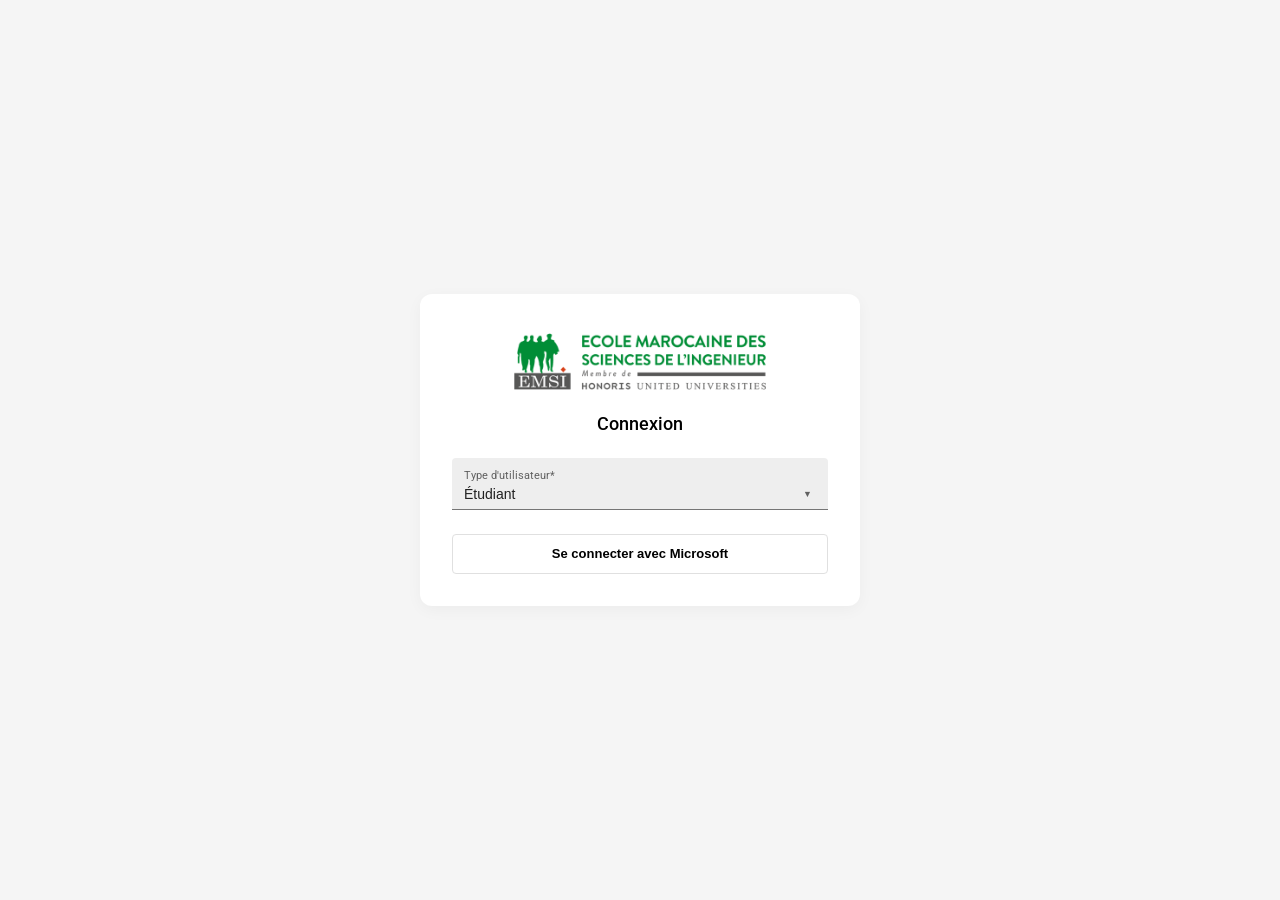
<file: index.html>
<!DOCTYPE html>
<html lang="fr">
<head>
    <meta charset="UTF-8">
    <meta name="viewport" content="width=device-width, initial-scale=1.0">
    <title>Connexion</title>
    <link href="https://fonts.googleapis.com/css2?family=Roboto:wght@300;400;500;700&display=swap" rel="stylesheet">
    <link rel="stylesheet" href="style.css">
</head>
<body>
    <div class="login-container">
        <div class="login-card">
            <div class="logo-container">
                <img src="logo.png" alt="EMSI Logo" class="logo">
            </div>
            
            <h1 class="title">Connexion</h1>
            
            <div class="input-group" onclick="document.getElementById('user-type').click()">
                <label for="user-type" class="floating-label">Type d'utilisateur*</label>
                <div class="select-wrapper">
                    <select id="user-type" class="form-select">
                        <option value="etudiant" selected>Étudiant</option>
                        <option value="tuteur">Tuteur</option>
                    </select>
                </div>
            </div>
            
            <!-- Student Connect Button -->
            <button id="btn-ms-login" class="btn-microsoft" onclick="window.location.href='microsoft_login.html'">
                Se connecter avec Microsoft
            </button>

            <!-- Tutor Connect Fields (Hidden by default) -->
            <div id="tutor-fields" style="display: none; width: 100%;">
                <div class="input-group">
                    <label for="matricule" class="floating-label">Matricule*</label>
                    <input type="text" id="matricule" class="form-input" required autocomplete="off">
                </div>
                
                <div class="input-group">
                    <label for="tutor-password" class="floating-label">Mot de passe*</label>
                    <input type="password" id="tutor-password" class="form-input" required>
                </div>

                <button id="btn-tutor-submit" class="btn-connect" onclick="doTutorLogin()">
                    Se connecter
                </button>

                <div class="forgot-password-container">
                    <a href="#" class="forgot-link">Mot de passe oublié ?</a>
                </div>
            </div>
        </div>
    </div>

    <script>
        const userTypeSelect = document.getElementById('user-type');
        const msLoginBtn = document.getElementById('btn-ms-login');
        const tutorFields = document.getElementById('tutor-fields');
        const matriculeInput = document.getElementById('matricule');
        const passwordInput = document.getElementById('tutor-password');
        const tutorSubmitBtn = document.getElementById('btn-tutor-submit');

        // Toggle fields based on user type selection
        userTypeSelect.addEventListener('change', () => {
            if (userTypeSelect.value === 'etudiant') {
                msLoginBtn.style.display = 'block';
                tutorFields.style.display = 'none';
            } else {
                msLoginBtn.style.display = 'none';
                tutorFields.style.display = 'block';
                matriculeInput.focus();
            }
        });

        // Toggle button styling based on input completion
        function updateButtonState() {
            if (matriculeInput.value.trim() !== '' && passwordInput.value.trim() !== '') {
                tutorSubmitBtn.classList.add('active');
            } else {
                tutorSubmitBtn.classList.remove('active');
            }
        }

        matriculeInput.addEventListener('input', updateButtonState);
        passwordInput.addEventListener('input', updateButtonState);

        // Perform Tutor login
        function doTutorLogin() {
            const matricule = matriculeInput.value.trim();
            const password = passwordInput.value.trim();
            if (matricule === '' || password === '') {
                return;
            }
            // Save to localStorage as a Tutor profile
            localStorage.setItem('userEmail', `Tuteur.${matricule}@emsi-edu.ma`);
            window.location.href = 'dashboard.html';
        }
    </script>
</body>
</html>
</file>
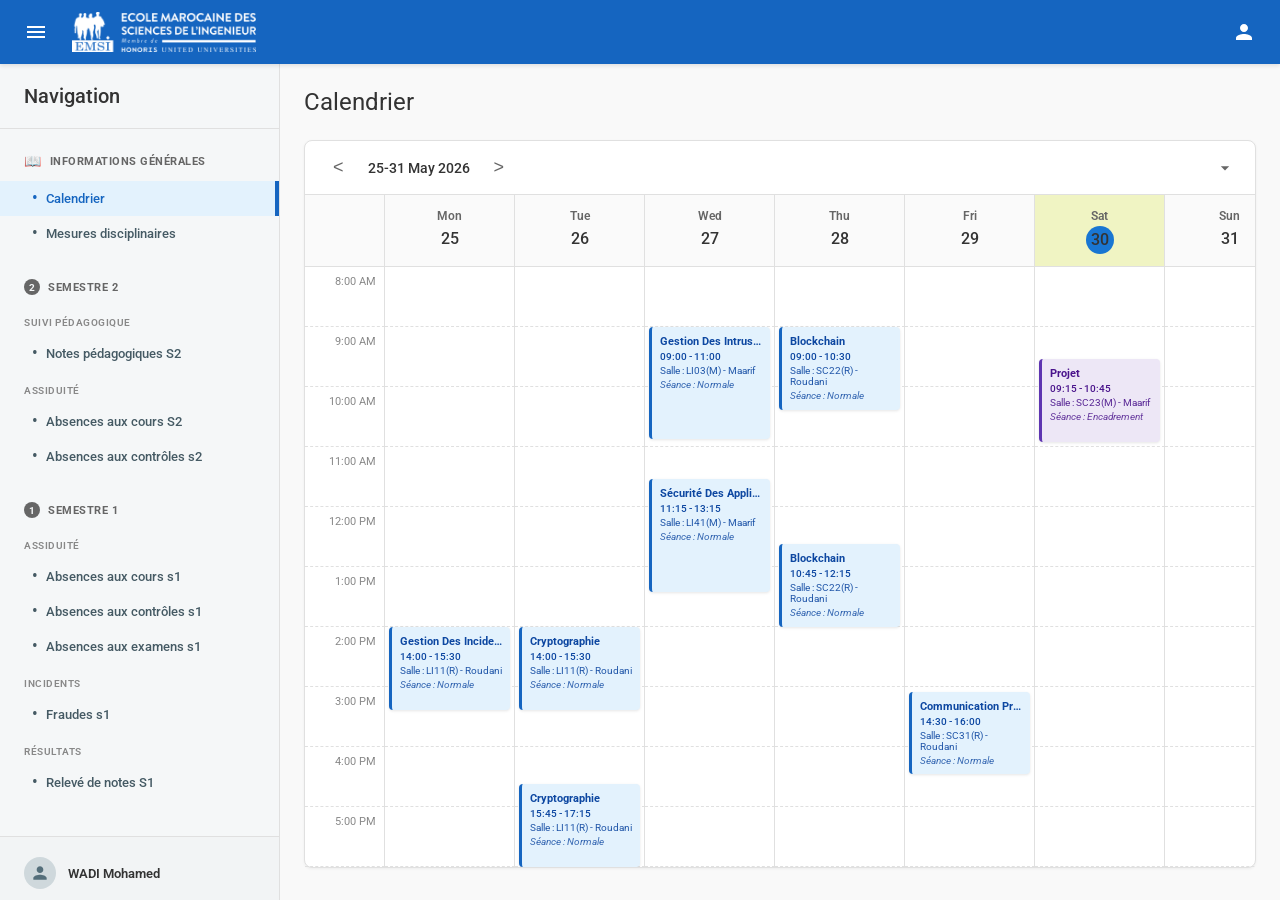
<file: dashboard.html>
<!DOCTYPE html>
<html lang="fr">
<head>
    <meta charset="UTF-8">
    <meta name="viewport" content="width=device-width, initial-scale=1.0">
    <title>CampuSphere Cloud Student Portal</title>
    <link href="https://fonts.googleapis.com/css2?family=Roboto:wght@300;400;500;700&display=swap" rel="stylesheet">
    <link rel="stylesheet" href="dashboard.css">
</head>
<body>
    <!-- Top Header -->
    <header class="top-header">
        <div class="header-left">
            <button class="menu-toggle" id="menuToggle">
                <svg viewBox="0 0 24 24" width="24" height="24">
                    <path fill="currentColor" d="M3 18h18v-2H3v2zm0-5h18v-2H3v2zm0-7v2h18V6H3z"/>
                </svg>
            </button>
            <div class="logo-container">
                <img src="app_logo_emsi.png" alt="EMSI Logo" class="header-logo">
            </div>
        </div>
        <div class="header-right">
            <button class="profile-btn">
                <svg viewBox="0 0 24 24" width="24" height="24">
                    <path fill="currentColor" d="M12 12c2.21 0 4-1.79 4-4s-1.79-4-4-4-4 1.79-4 4 1.79 4 4 4zm0 2c-2.67 0-8 1.34-8 4v2h16v-2c0-2.66-5.33-4-8-4z"/>
                </svg>
            </button>
        </div>
    </header>

    <div class="app-layout">
        <!-- Sidebar Navigation -->
        <aside class="sidebar" id="sidebar">
            <h2 class="sidebar-title">Navigation</h2>
            
            <nav class="sidebar-nav">
                <!-- SECTION 1 -->
                <div class="nav-section">
                    <div class="section-header">
                        <span class="icon">📖</span>
                        <span>INFORMATIONS GÉNÉRALES</span>
                    </div>
                    <ul class="section-menu">
                        <li>
                            <a href="#" class="menu-item active" data-target="calendrier">
                                <span class="bullet">•</span> Calendrier
                            </a>
                        </li>
                        <li>
                            <a href="#" class="menu-item" data-target="mesures">
                                <span class="bullet">•</span> Mesures disciplinaires
                            </a>
                        </li>
                    </ul>
                </div>

                <!-- SECTION 2 -->
                <div class="nav-section">
                    <div class="section-header">
                        <span class="badge">2</span>
                        <span>SEMESTRE 2</span>
                    </div>
                    
                    <div class="section-subsection">
                        <span class="subsection-title">SUIVI PÉDAGOGIQUE</span>
                        <ul class="section-menu">
                            <li>
                                <a href="#" class="menu-item" data-target="notes-s2">
                                    <span class="bullet">•</span> Notes pédagogiques S2
                                </a>
                            </li>
                        </ul>
                    </div>

                    <div class="section-subsection">
                        <span class="subsection-title">ASSIDUITÉ</span>
                        <ul class="section-menu">
                            <li>
                                <a href="#" class="menu-item" data-target="absences-cours-s2">
                                    <span class="bullet">•</span> Absences aux cours S2
                                </a>
                            </li>
                            <li>
                                <a href="#" class="menu-item" data-target="absences-controles-s2">
                                    <span class="bullet">•</span> Absences aux contrôles s2
                                </a>
                            </li>
                        </ul>
                    </div>
                </div>

                <!-- SECTION 3 -->
                <div class="nav-section">
                    <div class="section-header">
                        <span class="badge">1</span>
                        <span>SEMESTRE 1</span>
                    </div>

                    <div class="section-subsection">
                        <span class="subsection-title">ASSIDUITÉ</span>
                        <ul class="section-menu">
                            <li>
                                <a href="#" class="menu-item" data-target="absences-cours-s1">
                                    <span class="bullet">•</span> Absences aux cours s1
                                </a>
                            </li>
                            <li>
                                <a href="#" class="menu-item" data-target="absences-controles-s1">
                                    <span class="bullet">•</span> Absences aux contrôles s1
                                </a>
                            </li>
                            <li>
                                <a href="#" class="menu-item" data-target="absences-examens-s1">
                                    <span class="bullet">•</span> Absences aux examens s1
                                </a>
                            </li>
                        </ul>
                    </div>

                    <div class="section-subsection">
                        <span class="subsection-title">INCIDENTS</span>
                        <ul class="section-menu">
                            <li>
                                <a href="#" class="menu-item" data-target="fraudes-s1">
                                    <span class="bullet">•</span> Fraudes s1
                                </a>
                            </li>
                        </ul>
                    </div>

                    <div class="section-subsection">
                        <span class="subsection-title">RÉSULTATS</span>
                        <ul class="section-menu">
                            <li>
                                <a href="#" class="menu-item" data-target="notes-s1">
                                    <span class="bullet">•</span> Relevé de notes S1
                                </a>
                            </li>
                        </ul>
                    </div>
                </div>
            </nav>

            <!-- Sidebar Footer User Profile -->
            <div class="sidebar-footer">
                <div class="user-profile">
                    <div class="user-avatar">
                        <svg viewBox="0 0 24 24" width="20" height="20">
                            <path fill="currentColor" d="M12 12c2.21 0 4-1.79 4-4s-1.79-4-4-4-4 1.79-4 4 1.79 4 4 4zm0 2c-2.67 0-8 1.34-8 4v2h16v-2c0-2.66-5.33-4-8-4z"/>
                        </svg>
                    </div>
                    <span class="user-name" id="userName">WADI Mohamed</span>

                </div>
                <a href="index.html" class="logout-btn">
                    <svg viewBox="0 0 24 24" width="20" height="20">
                        <path fill="currentColor" d="M10.09 15.59L11.5 17l5-5-5-5-1.41 1.41L12.67 11H3v2h9.67l-2.58 2.59zM19 3H5c-1.11 0-2 .9-2 2v4h2V5h14v14H5v-4H3v4c0 1.1.89 2 2 2h14c1.1 0 2-.9 2-2V5c0-1.1-.9-2-2-2z"/>
                    </svg>
                    <span>Déconnexion</span>
                </a>
            </div>
        </aside>

        <!-- Main Content Area -->
        <main class="main-content">
            
            <!-- VIEW: CALENDRIER -->
            <section id="view-calendrier" class="content-section active">
                <h1 class="view-title">Calendrier</h1>
                
                <div class="calendar-card">
                    <div class="calendar-header">
                        <div class="calendar-nav">
                            <button class="cal-nav-btn">&lt;</button>
                            <span class="cal-date-range">25-31 May 2026</span>
                            <button class="cal-nav-btn">&gt;</button>
                        </div>
                        <div class="calendar-dropdown">
                            <svg viewBox="0 0 24 24" width="20" height="20"><path fill="currentColor" d="M7 10l5 5 5-5z"/></svg>
                        </div>
                    </div>
                    
                    <div class="calendar-grid-wrapper">
                        <div class="calendar-grid">
                            <!-- Headers -->
                            <div class="grid-time-header"></div>
                            <div class="grid-day-header">Mon<br><span class="day-num">25</span></div>
                            <div class="grid-day-header">Tue<br><span class="day-num">26</span></div>
                            <div class="grid-day-header">Wed<br><span class="day-num">27</span></div>
                            <div class="grid-day-header">Thu<br><span class="day-num">28</span></div>
                            <div class="grid-day-header">Fri<br><span class="day-num">29</span></div>
                            <div class="grid-day-header today">Sat<br><span class="day-num badge-day">30</span></div>
                            <div class="grid-day-header">Sun<br><span class="day-num">31</span></div>

                            <!-- Time rows & Slots -->
                            <!-- Row 8:00 AM -->
                            <div class="grid-time-label">8:00 AM</div>
                            <div class="grid-slot"></div><div class="grid-slot"></div><div class="grid-slot"></div><div class="grid-slot"></div><div class="grid-slot"></div><div class="grid-slot"></div><div class="grid-slot"></div>

                            <!-- Row 9:00 AM -->
                            <div class="grid-time-label">9:00 AM</div>
                            <div class="grid-slot"></div>
                            <div class="grid-slot"></div>
                            <div class="grid-slot">
                                <div class="event-card light-blue" style="height: 190%; margin-top: 0px;">
                                    <div class="event-title">Gestion Des Intrusions</div>
                                    <div class="event-time">09:00 - 11:00</div>
                                    <div class="event-detail">Salle : LI03(M) - Maarif</div>
                                    <div class="event-type">Séance : Normale</div>
                                </div>
                            </div>
                            <div class="grid-slot">
                                <div class="event-card light-blue" style="height: 140%; margin-top: 0px;">
                                    <div class="event-title">Blockchain</div>
                                    <div class="event-time">09:00 - 10:30</div>
                                    <div class="event-detail">Salle : SC22(R) - Roudani</div>
                                    <div class="event-type">Séance : Normale</div>
                                </div>
                            </div>
                            <div class="grid-slot"></div>
                            <div class="grid-slot">
                                <div class="event-card light-purple" style="height: 140%; margin-top: 25%;">
                                    <div class="event-title">Projet</div>
                                    <div class="event-time">09:15 - 10:45</div>
                                    <div class="event-detail">Salle : SC23(M) - Maarif</div>
                                    <div class="event-type">Séance : Encadrement</div>
                                </div>
                            </div>
                            <div class="grid-slot"></div>

                            <!-- Row 10:00 AM -->
                            <div class="grid-time-label">10:00 AM</div>
                            <div class="grid-slot"></div><div class="grid-slot"></div><div class="grid-slot"></div><div class="grid-slot"></div><div class="grid-slot"></div><div class="grid-slot"></div><div class="grid-slot"></div>

                            <!-- Row 11:00 AM -->
                            <div class="grid-time-label">11:00 AM</div>
                            <div class="grid-slot"></div>
                            <div class="grid-slot"></div>
                            <div class="grid-slot">
                                <div class="event-card light-blue" style="height: 190%; margin-top: 25%;">
                                    <div class="event-title">Sécurité Des Applications Web</div>
                                    <div class="event-time">11:15 - 13:15</div>
                                    <div class="event-detail">Salle : LI41(M) - Maarif</div>
                                    <div class="event-type">Séance : Normale</div>
                                </div>
                            </div>
                            <div class="grid-slot">
                                <div class="event-card light-blue" style="height: 140%; margin-top: 75%;">
                                    <div class="event-title">Blockchain</div>
                                    <div class="event-time">10:45 - 12:15</div>
                                    <div class="event-detail">Salle : SC22(R) - Roudani</div>
                                    <div class="event-type">Séance : Normale</div>
                                </div>
                            </div>
                            <div class="grid-slot"></div><div class="grid-slot"></div><div class="grid-slot"></div>

                            <!-- Row 12:00 PM -->
                            <div class="grid-time-label">12:00 PM</div>
                            <div class="grid-slot"></div><div class="grid-slot"></div><div class="grid-slot"></div><div class="grid-slot"></div><div class="grid-slot"></div><div class="grid-slot"></div><div class="grid-slot"></div>

                            <!-- Row 1:00 PM -->
                            <div class="grid-time-label">1:00 PM</div>
                            <div class="grid-slot"></div><div class="grid-slot"></div><div class="grid-slot"></div><div class="grid-slot"></div><div class="grid-slot"></div><div class="grid-slot"></div><div class="grid-slot"></div>

                            <!-- Row 2:00 PM -->
                            <div class="grid-time-label">2:00 PM</div>
                            <div class="grid-slot">
                                <div class="event-card light-blue" style="height: 140%; margin-top: 0px;">
                                    <div class="event-title">Gestion Des Incidents</div>
                                    <div class="event-time">14:00 - 15:30</div>
                                    <div class="event-detail">Salle : LI11(R) - Roudani</div>
                                    <div class="event-type">Séance : Normale</div>
                                </div>
                            </div>
                            <div class="grid-slot">
                                <div class="event-card light-blue" style="height: 140%; margin-top: 0px;">
                                    <div class="event-title">Cryptographie</div>
                                    <div class="event-time">14:00 - 15:30</div>
                                    <div class="event-detail">Salle : LI11(R) - Roudani</div>
                                    <div class="event-type">Séance : Normale</div>
                                </div>
                            </div>
                            <div class="grid-slot"></div><div class="grid-slot"></div>
                            <div class="grid-slot">
                                <div class="event-card light-blue" style="height: 140%; margin-top: 50%;">
                                    <div class="event-title">Communication Professionnelle 3</div>
                                    <div class="event-time">14:30 - 16:00</div>
                                    <div class="event-detail">Salle : SC31(R) - Roudani</div>
                                    <div class="event-type">Séance : Normale</div>
                                </div>
                            </div>
                            <div class="grid-slot"></div><div class="grid-slot"></div>

                            <!-- Row 3:00 PM -->
                            <div class="grid-time-label">3:00 PM</div>
                            <div class="grid-slot"></div>
                            <div class="grid-slot">
                                <div class="event-card light-blue" style="height: 140%; margin-top: 75%;">
                                    <div class="event-title">Cryptographie</div>
                                    <div class="event-time">15:45 - 17:15</div>
                                    <div class="event-detail">Salle : LI11(R) - Roudani</div>
                                    <div class="event-type">Séance : Normale</div>
                                </div>
                            </div>
                            <div class="grid-slot"></div><div class="grid-slot"></div><div class="grid-slot"></div><div class="grid-slot"></div><div class="grid-slot"></div>

                            <!-- Row 4:00 PM -->
                            <div class="grid-time-label">4:00 PM</div>
                            <div class="grid-slot"></div><div class="grid-slot"></div><div class="grid-slot"></div><div class="grid-slot"></div><div class="grid-slot"></div><div class="grid-slot"></div><div class="grid-slot"></div>

                            <!-- Row 5:00 PM -->
                            <div class="grid-time-label">5:00 PM</div>
                            <div class="grid-slot"></div><div class="grid-slot"></div><div class="grid-slot"></div><div class="grid-slot"></div><div class="grid-slot"></div><div class="grid-slot"></div><div class="grid-slot"></div>
                        </div>
                    </div>
                </div>
            </section>

            <!-- VIEW: MESURES DISCIPLINAIRES -->
            <section id="view-mesures" class="content-section">
                <h1 class="view-title">État des mesures disciplinaires pour absentéisme</h1>
                
                <div class="table-container">
                    <table class="data-table">
                        <thead>
                            <tr>
                                <th>Date de generation</th>
                                <th>Avertissement</th>
                                <th>Nombre des absences</th>
                            </tr>
                        </thead>
                        <tbody>
                            <tr>
                                <td>09/03/2026</td>
                                <td>Avertissement Oral</td>
                                <td>5</td>
                            </tr>
                        </tbody>
                    </table>
                </div>
            </section>

            <!-- VIEW: NOTES PEDAGOGIQUES S2 -->
            <section id="view-notes-s2" class="content-section">
                <h1 class="view-title">Messages — Notes pédagogiques S2</h1>
                
                <div class="table-container">
                    <table class="data-table">
                        <thead>
                            <tr>
                                <th style="width: 180px;">Date publication</th>
                                <th>Contenu</th>
                                <th style="width: 120px;">Document</th>
                            </tr>
                        </thead>
                        <tbody>
                            <tr>
                                <td class="date-cell">14/05/2026 16:01</td>
                                <td>
                                    Les étudiants de la 4ème Année Cybersécurité et Infrastructure Réseaux G3 sont informés qu'un rattrapage en GESTION DE PROJET aura lieu à L'EMSI ROUDANI vendredi 15/05/2026 dans la salle LI11 de 16h15 à 17h45.
                                    <br><a href="#" class="read-more">Lire plus</a>
                                </td>
                                <td>—</td>
                            </tr>
                            <tr>
                                <td class="date-cell">13/05/2026 11:38</td>
                                <td>
                                    Les étudiants de la 4ème C.I.R sont informés qu'un rattrapage en Gestion Des Incidents aura lieu Lundi 18/05/2026 dans la salle Li11 de 12h15 à 13h45.
                                </td>
                                <td>—</td>
                            </tr>
                            <tr>
                                <td class="date-cell">24/04/2026 08:21</td>
                                <td>
                                    Les étudiants de la 4ème C.I.R sont informés qu'un rattrapage en Advanced English 2 aura lieu Mardi 19/05/2026 dans la salle Li12 de 10h30 à 12h15.
                                </td>
                                <td>—</td>
                            </tr>
                            <tr>
                                <td class="date-cell">24/04/2026 08:18</td>
                                <td>
                                    Les étudiants de la 4ème C.I.R sont informés qu'un rattrapage en Advanced English 2 aura lieu Mardi 12/05/2026 dans la salle Li12 de 09h00 à 12h15.
                                </td>
                                <td>—</td>
                            </tr>
                            <tr>
                                <td class="date-cell">23/02/2026 11:10</td>
                                <td>
                                    Objet: Note d'absence<br>
                                    Les Etudiants de la 4ème Année CIRM G3, G4 & G5 sont informés que le cours d'Anglais n'aura pas lieu le Lundi 23/02/2026 et qu'un Rattrapage sera programmé ultérieurement.
                                    <br><a href="#" class="read-more">Lire plus</a>
                                </td>
                                <td>—</td>
                            </tr>
                        </tbody>
                    </table>
                </div>
            </section>

            <!-- VIEW: ABSENCES COURS S2 -->
            <section id="view-absences-cours-s2" class="content-section">
                <h1 class="view-title">Absences aux cours s2</h1>
                
                <div class="table-container">
                    <table class="data-table">
                        <thead>
                            <tr>
                                <th>Date</th>
                                <th>HD</th>
                                <th>HF</th>
                                <th>Cours</th>
                                <th>Professeur</th>
                                <th>Status</th>
                                <th>Justif.</th>
                            </tr>
                        </thead>
                        <tbody>
                            <tr>
                                <td>15/05/2026</td>
                                <td>14:30</td>
                                <td>16:00</td>
                                <td>Communication Professionnelle 3</td>
                                <td>HAMDI Rachid</td>
                                <td class="status-justified">justifié</td>
                                <td>Certificat Médical</td>
                            </tr>
                            <tr>
                                <td>14/05/2026</td>
                                <td>16:15</td>
                                <td>18:15</td>
                                <td>Mise En Place Et Sécurité De L'infrastructure Reseau G3</td>
                                <td>FETJAH Laila</td>
                                <td class="status-justified">justifié</td>
                                <td>Certificat Médical</td>
                            </tr>
                            <tr>
                                <td>13/05/2026</td>
                                <td>16:15</td>
                                <td>17:45</td>
                                <td>Sécurité Des Applications Web</td>
                                <td>ENNAJI Mohamed</td>
                                <td class="status-justified">justifié</td>
                                <td>Certificat Médical</td>
                            </tr>
                            <tr>
                                <td>13/05/2026</td>
                                <td>09:00</td>
                                <td>11:00</td>
                                <td>Gestion Des Intrusions</td>
                                <td>BOUKRI Khalil</td>
                                <td class="status-justified">justifié</td>
                                <td>Certificat Médical</td>
                            </tr>
                            <tr>
                                <td>13/05/2026</td>
                                <td>11:15</td>
                                <td>13:15</td>
                                <td>Sécurité Des Applications Web</td>
                                <td>OUAGUID Abdellah</td>
                                <td class="status-justified">justifié</td>
                                <td>Certificat Médical</td>
                            </tr>
                            <tr>
                                <td>24/04/2026</td>
                                <td>08:30</td>
                                <td>10:00</td>
                                <td>Entreprenariat</td>
                                <td>AIT LARBI Yousra</td>
                                <td>—</td>
                                <td>—</td>
                            </tr>
                            <tr>
                                <td>24/04/2026</td>
                                <td>10:15</td>
                                <td>11:45</td>
                                <td>Gestion De Projet</td>
                                <td>MONSIF Dounia</td>
                                <td>—</td>
                                <td>—</td>
                            </tr>
                            <tr>
                                <td>23/04/2026</td>
                                <td>16:15</td>
                                <td>18:15</td>
                                <td>Mise En Place Et Sécurité De L'infrastructure Reseau G3</td>
                                <td>FETJAH Laila</td>
                                <td>—</td>
                                <td>—</td>
                            </tr>
                            <tr>
                                <td>17/04/2026</td>
                                <td>08:30</td>
                                <td>10:00</td>
                                <td>Entreprenariat</td>
                                <td>AIT LARBI Yousra</td>
                                <td>—</td>
                                <td>—</td>
                            </tr>
                            <tr>
                                <td>09/04/2026</td>
                                <td>14:30</td>
                                <td>16:00</td>
                                <td>Supervision Des Réseaux</td>
                                <td>KHIAT Azeeddine</td>
                                <td>—</td>
                                <td>—</td>
                            </tr>
                            <tr>
                                <td>09/04/2026</td>
                                <td>16:15</td>
                                <td>18:15</td>
                                <td>Mise En Place Et Sécurité De L'infrastructure Reseau G3</td>
                                <td>FETJAH Laila</td>
                                <td>—</td>
                                <td>—</td>
                            </tr>
                            <tr>
                                <td>09/04/2026</td>
                                <td>09:00</td>
                                <td>10:30</td>
                                <td>Blockchain</td>
                                <td>EL KSIMI Ali</td>
                                <td>—</td>
                                <td>—</td>
                            </tr>
                            <tr>
                                <td>09/04/2026</td>
                                <td>10:45</td>
                                <td>12:15</td>
                                <td>Blockchain</td>
                                <td>EL KSIMI Ali</td>
                                <td>—</td>
                                <td>—</td>
                            </tr>
                            <tr>
                                <td>06/04/2026</td>
                                <td>16:15</td>
                                <td>17:45</td>
                                <td>Advanced English 2</td>
                                <td>OUAHTITA Fatine</td>
                                <td>—</td>
                                <td>—</td>
                            </tr>
                        </tbody>
                    </table>
                </div>
            </section>

            <!-- VIEW: ABSENCES CONTROLES S2 -->
            <section id="view-absences-controles-s2" class="content-section">
                <h1 class="view-title">Absences aux contrôles S2</h1>
                
                <div class="table-container">
                    <table class="data-table">
                        <thead>
                            <tr>
                                <th>Cours</th>
                                <th>Status</th>
                                <th>Justif.</th>
                            </tr>
                        </thead>
                        <tbody>
                            <tr>
                                <td>Gestion De Projet</td>
                                <td>—</td>
                                <td>—</td>
                            </tr>
                            <tr>
                                <td>Entreprenariat</td>
                                <td>—</td>
                                <td>—</td>
                            </tr>
                        </tbody>
                    </table>
                </div>
            </section>

            <!-- VIEW: ABSENCES COURS S1 -->
            <section id="view-absences-cours-s1" class="content-section">
                <h1 class="view-title">Absences aux cours s1</h1>
                
                <div class="table-container">
                    <table class="data-table">
                        <thead>
                            <tr>
                                <th>Date</th>
                                <th>HD</th>
                                <th>HF</th>
                                <th>Cours</th>
                                <th>Professeur</th>
                                <th>Status</th>
                                <th>Justif.</th>
                            </tr>
                        </thead>
                        <tbody>
                            <tr>
                                <td>16/01/2026</td>
                                <td>09:00</td>
                                <td>10:30</td>
                                <td>Communication Professionnelle 3</td>
                                <td>ALLAOUI Nadia</td>
                                <td>—</td>
                                <td>—</td>
                            </tr>
                            <tr>
                                <td>15/01/2026</td>
                                <td>08:30</td>
                                <td>10:00</td>
                                <td>Recherche Opérationnelle</td>
                                <td>EL MKHALET Mouna</td>
                                <td>—</td>
                                <td>—</td>
                            </tr>
                            <tr>
                                <td>09/01/2026</td>
                                <td>10:45</td>
                                <td>12:15</td>
                                <td>Advanced English 1</td>
                                <td>Hajar BENHANIA</td>
                                <td>—</td>
                                <td>—</td>
                            </tr>
                            <tr>
                                <td>08/01/2026</td>
                                <td>08:30</td>
                                <td>10:00</td>
                                <td>Recherche Opérationnelle</td>
                                <td>EL MKHALET Mouna</td>
                                <td>—</td>
                                <td>—</td>
                            </tr>
                            <tr>
                                <td>08/01/2026</td>
                                <td>10:15</td>
                                <td>11:45</td>
                                <td>Analyse des Données</td>
                                <td>EL MKHALET Mouna</td>
                                <td>—</td>
                                <td>—</td>
                            </tr>
                            <tr>
                                <td>16/12/2025</td>
                                <td>10:45</td>
                                <td>11:45</td>
                                <td>Machine Learning</td>
                                <td>CHARIFI Rajaa</td>
                                <td>—</td>
                                <td>—</td>
                            </tr>
                            <tr>
                                <td>16/12/2025</td>
                                <td>14:15</td>
                                <td>16:15</td>
                                <td>Dev Mobile</td>
                                <td>FAGROUD Fatima Zahra</td>
                                <td>—</td>
                                <td>—</td>
                            </tr>
                            <tr>
                                <td>16/12/2025</td>
                                <td>08:30</td>
                                <td>10:00</td>
                                <td>Introduction et Éthique de l'IA</td>
                                <td>CHARIFI Rajaa</td>
                                <td>—</td>
                                <td>—</td>
                            </tr>
                            <tr>
                                <td>12/12/2025</td>
                                <td>09:00</td>
                                <td>10:30</td>
                                <td>Communication Professionnelle 3</td>
                                <td>ALLAOUI Nadia</td>
                                <td>—</td>
                                <td>—</td>
                            </tr>
                            <tr>
                                <td>09/12/2025</td>
                                <td>10:45</td>
                                <td>11:45</td>
                                <td>Machine Learning</td>
                                <td>CHARIFI Rajaa</td>
                                <td>—</td>
                                <td>—</td>
                            </tr>
                            <tr>
                                <td>09/12/2025</td>
                                <td>08:30</td>
                                <td>10:00</td>
                                <td>Introduction et Éthique de l'IA</td>
                                <td>CHARIFI Rajaa</td>
                                <td>—</td>
                                <td>—</td>
                            </tr>
                        </tbody>
                    </table>
                </div>
            </section>

            <!-- VIEW: ABSENCES CONTROLES S1 -->
            <section id="view-absences-controles-s1" class="content-section">
                <h1 class="view-title">Absences aux contrôles S1</h1>
                
                <div class="table-container">
                    <table class="data-table">
                        <thead>
                            <tr>
                                <th>Cours</th>
                                <th>Status</th>
                                <th>Justif.</th>
                            </tr>
                        </thead>
                    </table>
                    <div class="empty-state">Aucune information</div>
                </div>
            </section>

            <!-- VIEW: ABSENCES EXAMENS S1 -->
            <section id="view-absences-examens-s1" class="content-section">
                <h1 class="view-title">Absences aux examens S1</h1>
                
                <div class="table-container">
                    <table class="data-table">
                        <thead>
                            <tr>
                                <th>Cours</th>
                                <th>Status</th>
                                <th>Justif.</th>
                            </tr>
                        </thead>
                    </table>
                    <div class="empty-state">Aucune information</div>
                </div>
            </section>

            <!-- VIEW: FRAUDES S1 -->
            <section id="view-fraudes-s1" class="content-section">
                <h1 class="view-title">Fraudes Examens ou contrôle</h1>
                
                <div class="table-container">
                    <table class="data-table">
                        <thead>
                            <tr>
                                <th>Cours</th>
                                <th>Élément</th>
                                <th>Commentaire</th>
                                <th>Type de fraude</th>
                            </tr>
                        </thead>
                    </table>
                    <div class="empty-state">No data</div>
                </div>
            </section>

            <!-- VIEW: NOTES S1 -->
            <section id="view-notes-s1" class="content-section">
                <h1 class="view-title">Relevé de notes S1</h1>
                
                <div class="transcript-container">
                    <!-- MODULE 1 -->
                    <div class="module-card">
                        <h2 class="module-title">Mathématiques Appliquées 2</h2>
                        <div class="module-score">Moyenne finale: 18.42</div>
                        <table class="transcript-table">
                            <thead>
                                <tr>
                                    <th>Matière</th>
                                    <th>Note</th>
                                    <th>Coef</th>
                                    <th class="result-header">Resultat de module: Validé</th>
                                </tr>
                            </thead>
                            <tbody>
                                <tr>
                                    <td>Analyse des Données</td>
                                    <td>18.27</td>
                                    <td>0.5</td>
                                    <td></td>
                                </tr>
                                <tr>
                                    <td>Recherche Opérationnelle</td>
                                    <td>18.57</td>
                                    <td>0.5</td>
                                    <td></td>
                                </tr>
                            </tbody>
                        </table>
                    </div>

                    <!-- MODULE 2 -->
                    <div class="module-card">
                        <h2 class="module-title">Langues Étrangères 3</h2>
                        <div class="module-score">Moyenne finale: 15.37</div>
                        <table class="transcript-table">
                            <thead>
                                <tr>
                                    <th>Matière</th>
                                    <th>Note</th>
                                    <th>Coef</th>
                                    <th class="result-header">Resultat de module: Validé</th>
                                </tr>
                            </thead>
                            <tbody>
                                <tr>
                                    <td>Communication Professionnelle 3</td>
                                    <td>14.27</td>
                                    <td>0.5</td>
                                    <td></td>
                                </tr>
                                <tr>
                                    <td>Advanced English 1</td>
                                    <td>16.47</td>
                                    <td>0.5</td>
                                    <td></td>
                                </tr>
                            </tbody>
                        </table>
                    </div>

                    <!-- MODULE 3 -->
                    <div class="module-card">
                        <h2 class="module-title">Techniques De L'IA</h2>
                        <div class="module-score">Moyenne finale: 12.75</div>
                        <table class="transcript-table">
                            <thead>
                                <tr>
                                    <th>Matière</th>
                                    <th>Note</th>
                                    <th>Coef</th>
                                    <th class="result-header">Resultat de module: Validé</th>
                                </tr>
                            </thead>
                            <tbody>
                                <tr>
                                    <td>Introduction et Éthique de L'ia</td>
                                    <td>13.9</td>
                                    <td>0.5</td>
                                    <td></td>
                                </tr>
                                <tr>
                                    <td>Machine Learning</td>
                                    <td>11.6</td>
                                    <td>0.5</td>
                                    <td></td>
                                </tr>
                            </tbody>
                        </table>
                    </div>

                    <!-- MODULE 4 -->
                    <div class="module-card">
                        <h2 class="module-title">Administration unix / Virtualisation</h2>
                        <div class="module-score">Moyenne finale: 13.79</div>
                        <table class="transcript-table">
                            <thead>
                                <tr>
                                    <th>Matière</th>
                                    <th>Note</th>
                                    <th>Coef</th>
                                    <th class="result-header">Resultat de module: Validé</th>
                                </tr>
                            </thead>
                            <tbody>
                                <tr>
                                    <td>Administration Unix</td>
                                    <td>13.5</td>
                                    <td>0.5714</td>
                                    <td></td>
                                </tr>
                                <tr>
                                    <td>Virtualisation (Cloud)</td>
                                    <td>14.17</td>
                                    <td>0.4286</td>
                                    <td></td>
                                </tr>
                            </tbody>
                        </table>
                    </div>

                    <!-- MODULE 5 -->
                    <div class="module-card">
                        <h2 class="module-title">Développement Java Avancé</h2>
                        <div class="module-score">Moyenne finale: 16.33</div>
                        <table class="transcript-table">
                            <thead>
                                <tr>
                                    <th>Matière</th>
                                    <th>Note</th>
                                    <th>Coef</th>
                                    <th class="result-header">Resultat de module: Validé</th>
                                </tr>
                            </thead>
                            <tbody>
                                <tr>
                                    <td>Java Core & Collections</td>
                                    <td>16.0</td>
                                    <td>0.5</td>
                                    <td></td>
                                </tr>
                                <tr>
                                    <td>Framework Spring Boot</td>
                                    <td>16.66</td>
                                    <td>0.5</td>
                                    <td></td>
                                </tr>
                            </tbody>
                        </table>
                    </div>

                    <!-- MODULE 6 -->
                    <div class="module-card">
                        <h2 class="module-title">NoSQL Et Big Data</h2>
                        <div class="module-score">Moyenne finale: 11.67</div>
                        <table class="transcript-table">
                            <thead>
                                <tr>
                                    <th>Matière</th>
                                    <th>Note</th>
                                    <th>Coef</th>
                                    <th class="result-header">Resultat de module: Validé</th>
                                </tr>
                            </thead>
                            <tbody>
                                <tr>
                                    <td>Bases de données NoSQL</td>
                                    <td>11.00</td>
                                    <td>0.5</td>
                                    <td></td>
                                </tr>
                                <tr>
                                    <td>Écosystème Big Data (Hadoop/Spark)</td>
                                    <td>12.34</td>
                                    <td>0.5</td>
                                    <td></td>
                                </tr>
                            </tbody>
                        </table>
                    </div>

                    <!-- MODULE 7 -->
                    <div class="module-card">
                        <h2 class="module-title">Outils De Développement 3</h2>
                        <div class="module-score">Moyenne finale: 14.74</div>
                        <table class="transcript-table">
                            <thead>
                                <tr>
                                    <th>Matière</th>
                                    <th>Note</th>
                                    <th>Coef</th>
                                    <th class="result-header">Resultat de module: Validé</th>
                                </tr>
                            </thead>
                            <tbody>
                                <tr>
                                    <td>DevOps & Conteneurisation (Docker)</td>
                                    <td>14.50</td>
                                    <td>0.5</td>
                                    <td></td>
                                </tr>
                                <tr>
                                    <td>Intégration & Déploiement Continu</td>
                                    <td>14.98</td>
                                    <td>0.5</td>
                                    <td></td>
                                </tr>
                            </tbody>
                        </table>
                    </div>
                </div>
            </section>
        </main>
    </div>

    <!-- Javascript SPA controller -->
    <script>
        document.addEventListener('DOMContentLoaded', () => {
            const menuItems = document.querySelectorAll('.menu-item');
            const sections = document.querySelectorAll('.content-section');
            const menuToggle = document.getElementById('menuToggle');
            const sidebar = document.getElementById('sidebar');

            // Exact name map — keyed by lowercase email
            const NAME_MAP = {
                'mohammed.wadi@emsi-edu.ma':         'WADI Mohammed',
                'mohammed.reda.chouikh@emsi-edu.ma': 'Mohammed Reda Chouikh'
            };

            // Dynamically set user name from email
            const userEmail = localStorage.getItem('userEmail');
            if (userEmail) {
                const userNameEl = document.getElementById('userName');
                if (userNameEl) {
                    const key = userEmail.trim().toLowerCase();

                    if (NAME_MAP[key]) {
                        // Known account → show exact display name
                        userNameEl.textContent = NAME_MAP[key];
                    } else {
                        // Tutor or unknown → fallback dot-split
                        const localPart = key.split('@')[0];
                        const parts = localPart.split('.');
                        if (parts[0] === 'tuteur') {
                            userNameEl.textContent = 'Tuteur: ' + parts.slice(1).join(' ');
                        } else {
                            userNameEl.textContent = parts
                                .map(p => p.charAt(0).toUpperCase() + p.slice(1))
                                .join(' ');
                        }
                    }
                }
            }

            // Responsive Sidebar Toggle
            menuToggle.addEventListener('click', (e) => {
                e.stopPropagation();
                sidebar.classList.toggle('open');
            });

            // Close sidebar when clicking outside on mobile
            document.addEventListener('click', () => {
                if (sidebar.classList.contains('open')) {
                    sidebar.classList.remove('open');
                }
            });
            sidebar.addEventListener('click', (e) => {
                e.stopPropagation();
            });

            // SPA Routing click handlers
            menuItems.forEach(item => {
                item.addEventListener('click', (e) => {
                    e.preventDefault();
                    
                    // Remove active from all menu items
                    menuItems.forEach(el => el.classList.remove('active'));
                    // Add active to current
                    item.classList.add('active');
                    
                    // Hide all sections
                    sections.forEach(sec => sec.classList.remove('active'));
                    
                    // Show target section
                    const targetId = item.getAttribute('data-target');
                    const targetSection = document.getElementById('view-' + targetId);
                    if (targetSection) {
                        targetSection.classList.add('active');
                    }

                    // Close sidebar on mobile after clicking
                    sidebar.classList.remove('open');
                    
                    // Smooth scroll top
                    window.scrollTo({ top: 0, behavior: 'smooth' });
                });
            });
        });
    </script>
</body>
</html>
</file>
<file: style.css>
/* ==========================================
   EMSI Exact Login Page Stylesheet
   ========================================== */

* {
    box-sizing: border-box;
    margin: 0;
    padding: 0;
}

body {
    background-color: #f5f5f5;
    font-family: 'Roboto', 'Segoe UI', sans-serif;
    display: flex;
    justify-content: center;
    align-items: center;
    min-height: 100vh;
    width: 100vw;
}

.login-container {
    display: flex;
    justify-content: center;
    align-items: center;
    width: 100%;
    padding: 16px;
}

.login-card {
    background-color: #ffffff;
    width: 100%;
    max-width: 440px;
    border-radius: 12px;
    box-shadow: 0 4px 16px rgba(0, 0, 0, 0.04);
    padding: 32px;
    display: flex;
    flex-direction: column;
    align-items: center;
}

.logo-container {
    display: flex;
    justify-content: center;
    width: 100%;
    margin-bottom: 16px;
}

.logo {
    max-width: 260px;
    height: auto;
    object-fit: contain;
}

.title {
    font-size: 18px;
    font-weight: 500;
    color: #000000;
    margin-bottom: 24px;
    text-align: center;
}

.input-group {
    background-color: #eeeeee; /* Light grey filled field input background */
    border-radius: 4px 4px 0 0;
    padding: 6px 12px 0px;
    position: relative;
    border-bottom: 1px solid #757575;
    margin-bottom: 24px;
    width: 100%;
    height: 52px;
    cursor: pointer;
    display: flex;
    flex-direction: column;
    justify-content: center;
}

.input-group:hover {
    background-color: #e0e0e0;
}

.floating-label {
    font-size: 11px;
    color: #616161;
    margin-bottom: 2px;
    font-weight: 400;
}

.select-wrapper {
    position: relative;
    width: 100%;
}

.form-select {
    width: 100%;
    background: transparent;
    border: none;
    font-size: 14px;
    color: #212121;
    outline: none;
    appearance: none;
    cursor: pointer;
    font-weight: 400;
    padding-right: 24px;
}

.select-wrapper::after {
    content: '▼';
    font-size: 9px;
    color: #616161;
    position: absolute;
    right: 4px;
    top: 50%;
    transform: translateY(-50%);
    pointer-events: none;
}

.btn-microsoft {
    width: 100%;
    height: 40px;
    background-color: #ffffff;
    border: 1px solid #e0e0e0;
    border-radius: 4px;
    color: #000000;
    font-size: 13px;
    font-weight: 700;
    cursor: pointer;
    transition: background-color 0.2s, box-shadow 0.2s;
    text-align: center;
    outline: none;
}

.btn-microsoft:hover {
    background-color: #f7f7f7;
    box-shadow: 0 1px 2px rgba(0, 0, 0, 0.05);
}

.form-input {
    width: 100%;
    background: transparent;
    border: none;
    font-size: 14px;
    color: #212121;
    outline: none;
    font-weight: 400;
    padding-top: 2px;
}

.btn-connect {
    width: 100%;
    height: 40px;
    background-color: #e0e0e0;
    color: #7f7f7f;
    border: none;
    border-radius: 4px;
    font-size: 13px;
    font-weight: 700;
    cursor: not-allowed;
    transition: background-color 0.2s, color 0.2s;
    text-align: center;
    outline: none;
    margin-bottom: 24px;
}

.btn-connect.active {
    background-color: #1565c0; /* Dynamic active color matches Microsoft / EMSI blue */
    color: #ffffff;
    cursor: pointer;
}

.forgot-password-container {
    width: 100%;
    display: flex;
    justify-content: center;
    margin-top: 8px;
}

.forgot-link {
    color: #0022ff; /* Official EMSI login links blue */
    text-decoration: underline;
    font-size: 13px;
    font-weight: 600;
}

.forgot-link:hover {
    text-decoration: none;
}
</file>
<file: dashboard.css>
/* ==========================================
   CampuSphere Cloud Student Portal Stylesheet
   Replicating the exact EMSI layout
   ========================================== */

:root {
    --header-bg: #1565c0; /* Deep blue header color */
    --sidebar-bg: #f5f7f8; /* Very light slate gray/blue */
    --content-bg: #f9f9f9;
    --text-primary: #333333;
    --text-secondary: #666666;
    --text-light: #888888;
    --border-color: #e0e0e0;
    --active-blue: #1565c0;
    --active-bg: #e3f2fd;
    --event-blue: #e3f2fd;
    --event-blue-border: #1565c0;
    --event-purple: #ede7f6;
    --event-purple-border: #5e35b1;
    --success-green: #e8f5e9;
    --success-green-text: #2e7d32;
}

* {
    box-sizing: border-box;
    margin: 0;
    padding: 0;
}

body {
    font-family: 'Roboto', 'Segoe UI', sans-serif;
    color: var(--text-primary);
    background-color: var(--content-bg);
    overflow-x: hidden;
    height: 100vh;
    display: flex;
    flex-direction: column;
}

/* ==========================================
   Header Styles
   ========================================== */
.top-header {
    height: 64px;
    background-color: var(--header-bg);
    color: #ffffff;
    display: flex;
    justify-content: space-between;
    align-items: center;
    padding: 0 16px;
    box-shadow: 0 2px 4px rgba(0, 0, 0, 0.1);
    z-index: 100;
    position: fixed;
    top: 0;
    left: 0;
    right: 0;
}

.header-left {
    display: flex;
    align-items: center;
    gap: 16px;
}

.menu-toggle {
    background: transparent;
    border: none;
    color: #ffffff;
    cursor: pointer;
    padding: 8px;
    border-radius: 50%;
    display: flex;
    align-items: center;
    justify-content: center;
    transition: background-color 0.2s;
}

.menu-toggle:hover {
    background-color: rgba(255, 255, 255, 0.1);
}

.logo-container {
    display: flex;
    align-items: center;
}

.header-logo {
    height: 40px;
    width: auto;
    max-width: 280px;
    object-fit: contain;
    /* CSS magic to convert a colored logo to clean white to match Honoris/EMSI header */
    filter: brightness(0) invert(1); 
}

.header-right {
    display: flex;
    align-items: center;
}

.profile-btn {
    background: transparent;
    border: none;
    color: #ffffff;
    cursor: pointer;
    padding: 8px;
    border-radius: 50%;
    display: flex;
    align-items: center;
    justify-content: center;
    transition: background-color 0.2s;
}

.profile-btn:hover {
    background-color: rgba(255, 255, 255, 0.1);
}

/* ==========================================
   Layout Containers
   ========================================== */
.app-layout {
    display: flex;
    margin-top: 64px;
    height: calc(100vh - 64px);
    width: 100%;
}

/* ==========================================
   Sidebar Navigation
   ========================================== */
.sidebar {
    width: 280px;
    background-color: var(--sidebar-bg);
    border-right: 1px solid var(--border-color);
    display: flex;
    flex-direction: column;
    height: 100%;
    overflow-y: auto;
    flex-shrink: 0;
    transition: transform 0.3s ease;
}

.sidebar-title {
    padding: 20px 24px;
    font-size: 20px;
    font-weight: 500;
    color: var(--text-primary);
    border-bottom: 1px solid var(--border-color);
}

.sidebar-nav {
    flex: 1;
    padding: 16px 0;
}

/* Navigation Sections */
.nav-section {
    margin-bottom: 20px;
}

.section-header {
    display: flex;
    align-items: center;
    gap: 8px;
    padding: 8px 24px;
    font-size: 11px;
    font-weight: 700;
    color: var(--text-secondary);
    letter-spacing: 0.5px;
}

.section-header .icon {
    font-size: 14px;
}

.section-header .badge {
    background-color: var(--text-secondary);
    color: var(--sidebar-bg);
    font-size: 10px;
    font-weight: bold;
    width: 16px;
    height: 16px;
    border-radius: 50%;
    display: flex;
    align-items: center;
    justify-content: center;
}

.section-subsection {
    margin-top: 10px;
}

.subsection-title {
    display: block;
    padding: 4px 24px;
    font-size: 10px;
    font-weight: 600;
    color: var(--text-light);
    letter-spacing: 0.5px;
}

.section-menu {
    list-style: none;
    margin-top: 4px;
}

.menu-item {
    display: flex;
    align-items: center;
    gap: 8px;
    padding: 10px 24px 10px 32px;
    color: #455a64;
    text-decoration: none;
    font-size: 13px;
    font-weight: 500;
    transition: background-color 0.2s, color 0.2s;
}

.menu-item:hover {
    background-color: rgba(0, 0, 0, 0.03);
    color: var(--text-primary);
}

.menu-item.active {
    background-color: var(--active-bg);
    color: var(--active-blue);
    border-right: 4px solid var(--active-blue);
}

.bullet {
    font-size: 16px;
    line-height: 1;
    margin-top: -2px;
}

/* Sidebar Footer (Profile & Logout) */
.sidebar-footer {
    border-top: 1px solid var(--border-color);
    padding: 16px;
    background-color: rgba(0,0,0,0.01);
}

.user-profile {
    display: flex;
    align-items: center;
    gap: 12px;
    margin-bottom: 12px;
    padding: 4px 8px;
}

.user-avatar {
    width: 32px;
    height: 32px;
    background-color: #cfd8dc;
    color: #546e7a;
    border-radius: 50%;
    display: flex;
    align-items: center;
    justify-content: center;
}

.user-name {
    font-size: 13px;
    font-weight: 600;
    color: var(--text-primary);
}

.logout-btn {
    display: flex;
    align-items: center;
    gap: 12px;
    padding: 10px 8px;
    color: #d32f2f;
    text-decoration: none;
    font-size: 13px;
    font-weight: 500;
    border-radius: 4px;
    transition: background-color 0.2s;
}

.logout-btn:hover {
    background-color: #ffebee;
}

/* ==========================================
   Main Content Area
   ========================================== */
.main-content {
    flex: 1;
    padding: 24px;
    overflow-y: auto;
    height: 100%;
}

.content-section {
    display: none;
    max-width: 100%;
    margin: 0 auto;
    animation: fadeIn 0.3s ease;
}

.content-section.active {
    display: block;
}

@keyframes fadeIn {
    from { opacity: 0; transform: translateY(8px); }
    to { opacity: 1; transform: translateY(0); }
}

.view-title {
    font-size: 24px;
    font-weight: 400;
    color: var(--text-primary);
    margin-bottom: 24px;
}

/* ==========================================
   Table Components
   ========================================== */
.table-container {
    background-color: #ffffff;
    border: 1px solid var(--border-color);
    border-radius: 8px;
    box-shadow: 0 1px 3px rgba(0,0,0,0.05);
    overflow-x: auto;
    margin-bottom: 24px;
}

.data-table {
    width: 100%;
    border-collapse: collapse;
    text-align: left;
    font-size: 13px;
}

.data-table th {
    background-color: #fafafa;
    color: var(--text-secondary);
    font-weight: 700;
    padding: 14px 16px;
    border-bottom: 1px solid var(--border-color);
    font-size: 12px;
}

.data-table td {
    padding: 14px 16px;
    border-bottom: 1px solid var(--border-color);
    color: var(--text-primary);
    line-height: 1.5;
}

.data-table tbody tr:last-child td {
    border-bottom: none;
}

.date-cell {
    white-space: nowrap;
    color: var(--text-secondary);
}

.read-more {
    color: var(--active-blue);
    text-decoration: none;
    font-weight: 500;
    font-size: 11px;
    display: inline-block;
    margin-top: 4px;
}

.read-more:hover {
    text-decoration: underline;
}

.status-justified {
    color: #2e7d32;
    font-weight: 600;
}

.empty-state {
    padding: 40px 16px;
    text-align: center;
    color: var(--text-light);
    font-size: 14px;
    background-color: #ffffff;
}

/* ==========================================
   Calendrier Tab Custom Styles
   ========================================== */
.calendar-card {
    background-color: #ffffff;
    border: 1px solid var(--border-color);
    border-radius: 8px;
    box-shadow: 0 1px 3px rgba(0,0,0,0.05);
    display: flex;
    flex-direction: column;
}

.calendar-header {
    display: flex;
    justify-content: space-between;
    align-items: center;
    padding: 12px 20px;
    border-bottom: 1px solid var(--border-color);
}

.calendar-nav {
    display: flex;
    align-items: center;
    gap: 16px;
}

.cal-nav-btn {
    background: transparent;
    border: none;
    color: var(--text-secondary);
    cursor: pointer;
    font-size: 18px;
    padding: 4px 8px;
    border-radius: 4px;
    transition: background-color 0.2s;
}

.cal-nav-btn:hover {
    background-color: rgba(0,0,0,0.05);
}

.cal-date-range {
    font-size: 14px;
    font-weight: 500;
    color: var(--text-primary);
}

.calendar-dropdown {
    color: var(--text-secondary);
    cursor: pointer;
    display: flex;
    align-items: center;
}

.calendar-grid-wrapper {
    overflow-x: auto;
    width: 100%;
}

.calendar-grid {
    display: grid;
    grid-template-columns: 80px repeat(7, minmax(130px, 1fr));
    min-width: 900px;
}

/* Headers styling */
.grid-time-header {
    background-color: #fafafa;
    border-bottom: 1px solid var(--border-color);
    border-right: 1px solid var(--border-color);
}

.grid-day-header {
    background-color: #fafafa;
    text-align: center;
    padding: 12px 4px;
    font-size: 12px;
    font-weight: 600;
    color: var(--text-secondary);
    border-bottom: 1px solid var(--border-color);
    border-right: 1px solid var(--border-color);
    line-height: 1.6;
}

.grid-day-header:last-child {
    border-right: none;
}

.grid-day-header .day-num {
    font-size: 16px;
    font-weight: 500;
    color: var(--text-primary);
}

.grid-day-header.today {
    background-color: #f0f4c3;
}

.badge-day {
    background-color: #1976d2;
    color: #ffffff;
    width: 28px;
    height: 28px;
    border-radius: 50%;
    display: inline-flex;
    align-items: center;
    justify-content: center;
    font-weight: bold;
}

/* Grid Labels & Slots */
.grid-time-label {
    grid-column: 1;
    font-size: 11px;
    color: var(--text-light);
    text-align: right;
    padding-right: 8px;
    padding-top: 8px;
    border-bottom: 1px dashed var(--border-color);
    border-right: 1px solid var(--border-color);
    height: 60px;
}

.grid-slot {
    border-bottom: 1px dashed var(--border-color);
    border-right: 1px solid var(--border-color);
    height: 60px;
    position: relative;
}

.grid-slot:last-child {
    border-right: none;
}

/* Event Card styling */
.event-card {
    position: absolute;
    left: 4px;
    right: 4px;
    border-radius: 4px;
    padding: 8px;
    font-size: 10px;
    z-index: 5;
    box-shadow: 0 1px 3px rgba(0,0,0,0.1);
    overflow: hidden;
    display: flex;
    flex-direction: column;
    gap: 3px;
    transition: transform 0.2s, box-shadow 0.2s;
    cursor: pointer;
}

.event-card:hover {
    transform: scale(1.02);
    box-shadow: 0 2px 6px rgba(0,0,0,0.15);
    z-index: 6;
}

.event-card.light-blue {
    background-color: var(--event-blue);
    border-left: 3px solid var(--event-blue-border);
    color: #0d47a1;
}

.event-card.light-purple {
    background-color: var(--event-purple);
    border-left: 3px solid var(--event-purple-border);
    color: #4a148c;
}

.event-title {
    font-weight: 700;
    font-size: 10.5px;
    white-space: nowrap;
    text-overflow: ellipsis;
    overflow: hidden;
}

.event-time {
    font-weight: 500;
}

.event-detail {
    opacity: 0.9;
}

.event-type {
    font-style: italic;
    opacity: 0.8;
}

/* ==========================================
   Transcript S1 Custom Styles
   ========================================== */
.transcript-container {
    display: flex;
    flex-direction: column;
    gap: 24px;
}

.module-card {
    background-color: #ffffff;
    border: 1px solid var(--border-color);
    border-radius: 8px;
    box-shadow: 0 1px 3px rgba(0,0,0,0.05);
    padding: 20px;
}

.module-title {
    font-size: 16px;
    font-weight: 700;
    color: var(--text-primary);
    margin-bottom: 4px;
}

.module-score {
    font-size: 13px;
    font-weight: 700;
    color: var(--text-secondary);
    margin-bottom: 12px;
}

.transcript-table {
    width: 100%;
    border-collapse: collapse;
    font-size: 13px;
}

.transcript-table th {
    font-weight: 700;
    color: var(--text-secondary);
    padding: 8px 12px;
    border-bottom: 1px solid var(--border-color);
    background-color: #fafafa;
}

.transcript-table td {
    padding: 10px 12px;
    border-bottom: 1px solid #f0f0f0;
}

.transcript-table tbody tr:last-child td {
    border-bottom: none;
}

.result-header {
    text-align: right;
    color: var(--success-green-text) !important;
}

/* ==========================================
   Responsive Breakpoints
   ========================================== */
@media (max-width: 992px) {
    .sidebar {
        position: fixed;
        left: 0;
        top: 64px;
        bottom: 0;
        transform: translateX(-100%);
        z-index: 90;
    }
    
    .sidebar.open {
        transform: translateX(0);
        box-shadow: 4px 0 12px rgba(0,0,0,0.15);
    }
    
    .main-content {
        padding: 16px;
    }
}
</file>
